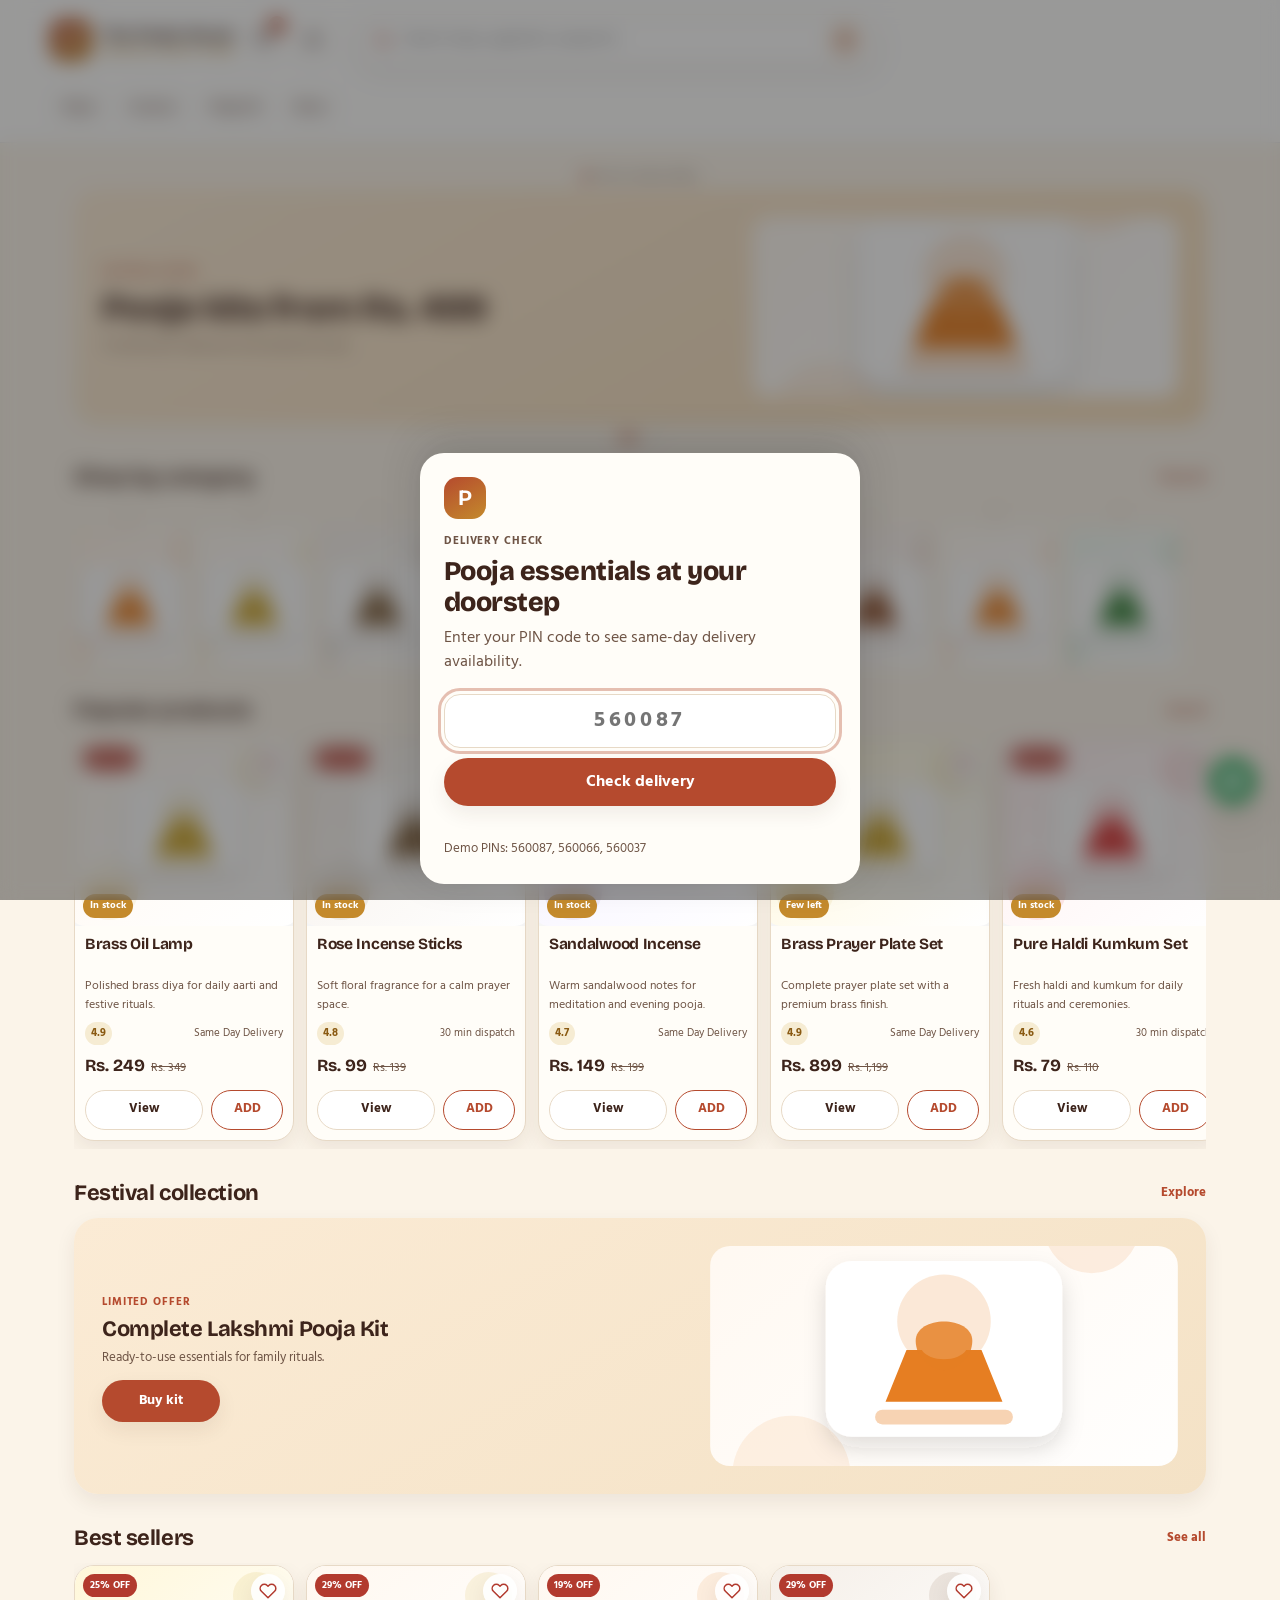
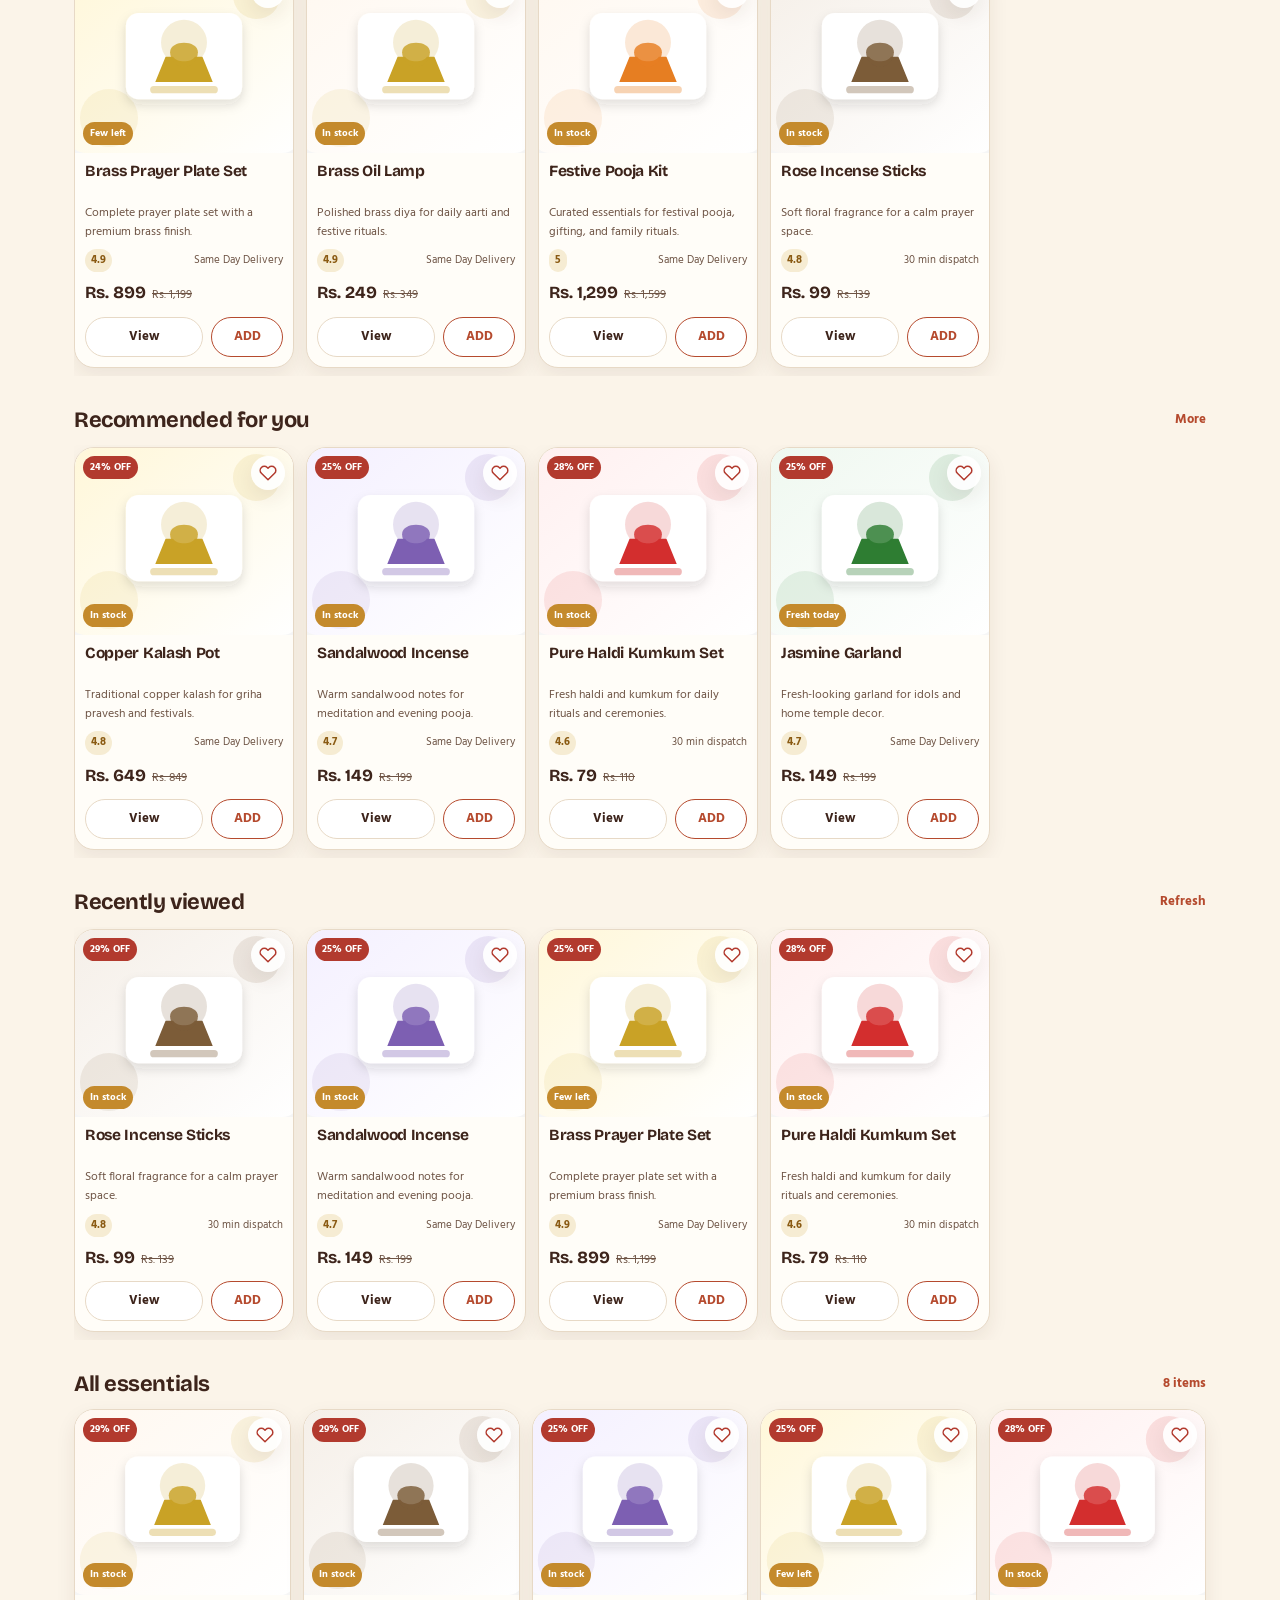
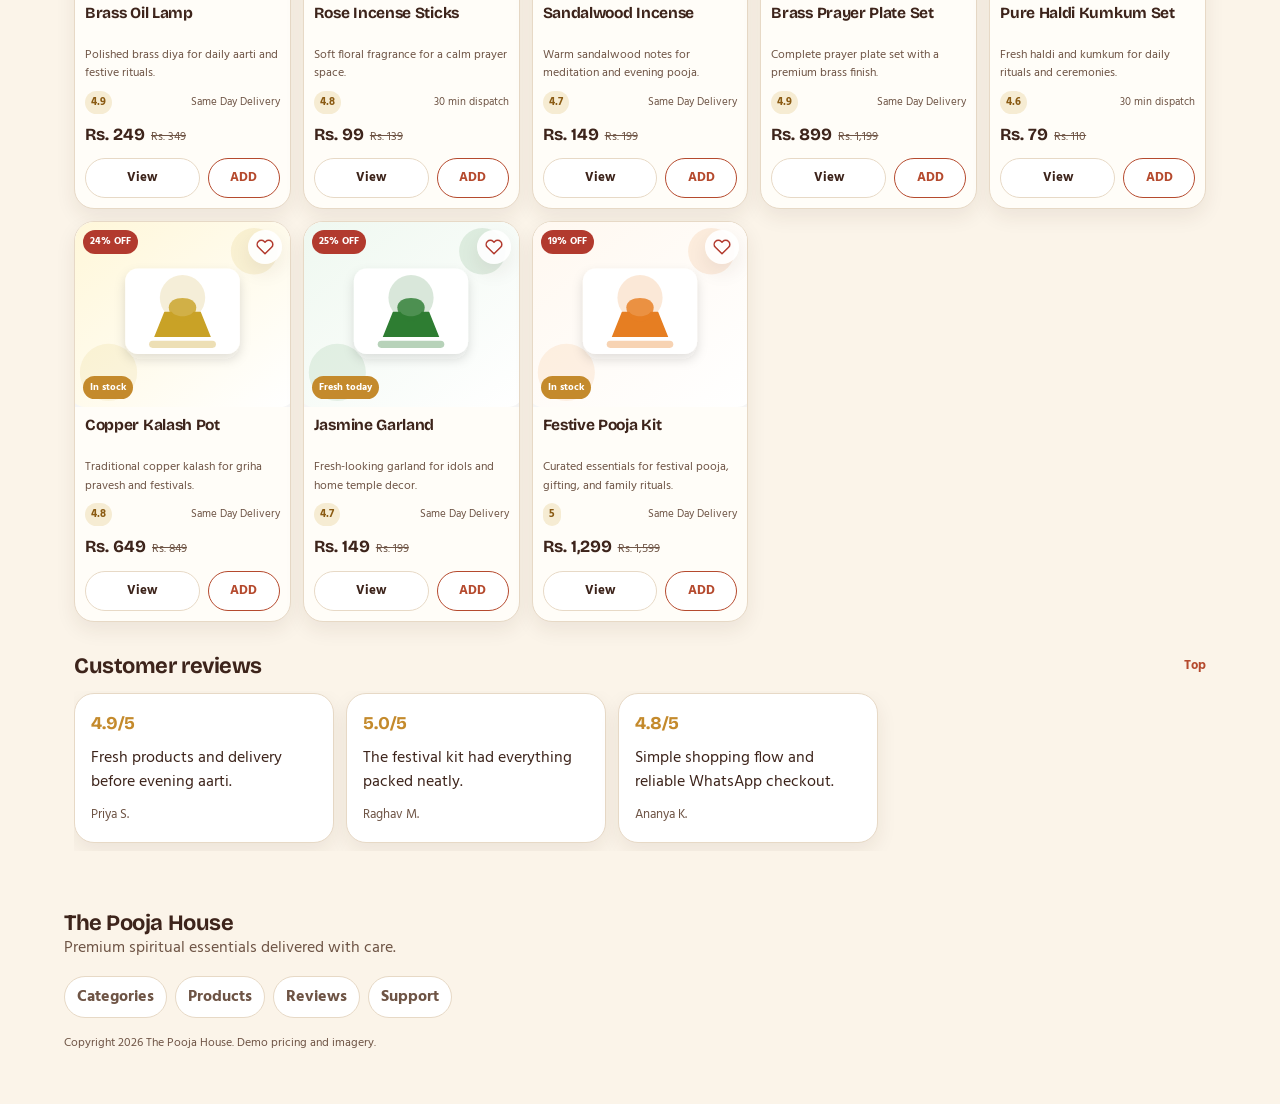
<file: design-1-traditional/index.html>
<!DOCTYPE html>
<html lang="en">
<head>
  <meta charset="UTF-8">
  <meta name="viewport" content="width=device-width, initial-scale=1.0">
  <meta name="description" content="The Pooja House is a mobile-first pooja quick-commerce store for idols, diyas, agarbatti, brass items, kumkum, rudraksha, pooja kits, and temple decor.">
  <title>The Pooja House | Pooja Essentials Delivered Fast</title>
  <link rel="preconnect" href="https://fonts.googleapis.com">
  <link rel="preconnect" href="https://fonts.gstatic.com" crossorigin>
  <link href="https://fonts.googleapis.com/css2?family=Bricolage+Grotesque:opsz,wght@12..96,400;12..96,600;12..96,700;12..96,800&family=Hind:wght@400;500;600;700&display=swap" rel="stylesheet">
  <link rel="stylesheet" href="style.css">
</head>
<body data-shop="The Pooja House">
  <div id="loader" class="app-loader" aria-label="Loading">
    <div class="loader-shell">
      <span></span><span></span><span></span>
    </div>
  </div>

  <div id="pinGate" class="pin-gate" role="dialog" aria-modal="true" aria-labelledby="pinTitle">
    <div class="pin-card">
      <span class="brand-mark">P</span>
      <p class="label">Delivery check</p>
      <h1 id="pinTitle">Pooja essentials at your doorstep</h1>
      <p>Enter your PIN code to see same-day delivery availability.</p>
      <form id="pinForm" class="pin-form" novalidate>
        <label class="sr-only" for="pinInput">6-digit PIN code</label>
        <input id="pinInput" type="text" inputmode="numeric" maxlength="6" placeholder="560087" autocomplete="postal-code">
        <button class="primary-btn" type="submit">Check delivery</button>
      </form>
      <p id="pinMsg" class="pin-msg" role="status" aria-live="polite"></p>
      <small>Demo PINs: 560087, 560066, 560037</small>
    </div>
  </div>

  <header id="siteHeader" class="site-header">
    <div class="top-row">
      <a class="brand" href="#" aria-label="The Pooja House home">
        <span class="brand-mark">P</span>
        <span>
          <strong>The Pooja House</strong>
          <small>Spiritual quick store</small>
        </span>
      </a>
      <button id="deliverBadge" class="location-pill" type="button" hidden aria-label="Change delivery PIN">
        <svg viewBox="0 0 24 24" aria-hidden="true"><path d="M12 21s7-5.1 7-11a7 7 0 1 0-14 0c0 5.9 7 11 7 11Z"/><path d="M12 10.5h.01"/></svg>
        <span id="deliverPin"></span>
      </button>
      <button id="headerCartBtn" class="icon-btn cart-icon" type="button" aria-label="Open cart">
        <svg viewBox="0 0 24 24" aria-hidden="true"><path d="M6 6h15l-1.5 8.5a2 2 0 0 1-2 1.6H8.2a2 2 0 0 1-2-1.7L5 3H2"/><path d="M9 21h.01M18 21h.01"/></svg>
        <span id="headerCartCount">0</span>
      </button>
      <button class="icon-btn profile-btn" type="button" aria-label="Profile">
        <svg viewBox="0 0 24 24" aria-hidden="true"><path d="M20 21a8 8 0 0 0-16 0"/><path d="M16 7a4 4 0 1 1-8 0 4 4 0 0 1 8 0Z"/></svg>
      </button>
    </div>
    <form class="search-box" role="search">
      <svg viewBox="0 0 24 24" aria-hidden="true"><path d="m21 21-4.2-4.2"/><path d="M11 18a7 7 0 1 1 0-14 7 7 0 0 1 0 14Z"/></svg>
      <label class="sr-only" for="searchInput">Search products</label>
      <input id="searchInput" type="search" placeholder="Search diyas, agarbatti, pooja kits">
      <button id="voiceBtn" type="button" aria-label="Voice search">
        <svg viewBox="0 0 24 24" aria-hidden="true"><path d="M12 14a3 3 0 0 0 3-3V6a3 3 0 0 0-6 0v5a3 3 0 0 0 3 3Z"/><path d="M19 11a7 7 0 0 1-14 0"/><path d="M12 18v3"/></svg>
      </button>
    </form>
    <div class="suggestions" aria-label="Search suggestions">
      <button type="button" data-suggest="diya">Diyas</button>
      <button type="button" data-suggest="incense">Incense</button>
      <button type="button" data-suggest="pooja kit">Pooja kit</button>
      <button type="button" data-suggest="brass">Brass</button>
    </div>
  </header>

  <main id="home" class="app-main">
    <section class="hero-strip">
      <div class="pull-refresh" aria-hidden="true"><span></span>Pull to refresh offers</div>
      <div id="promoSlider" class="promo-slider" aria-label="Promotional banners"></div>
      <div id="promoDots" class="promo-dots" aria-hidden="true"></div>
    </section>

    <section id="categories" class="app-section">
      <div class="section-title">
        <h2>Shop by category</h2>
        <a href="#allProducts">View all</a>
      </div>
      <div id="categoryGrid" class="category-rail"></div>
    </section>

    <section id="popular" class="app-section">
      <div class="section-title">
        <h2>Popular products</h2>
        <a href="#allProducts">See all</a>
      </div>
      <div id="popularGrid" class="product-rail"></div>
    </section>

    <section id="festival" class="app-section">
      <div class="section-title">
        <h2>Festival collection</h2>
        <a href="#allProducts">Explore</a>
      </div>
      <div class="festival-card">
        <div>
          <span class="label">Limited offer</span>
          <h2>Complete Lakshmi Pooja Kit</h2>
          <p>Ready-to-use essentials for family rituals.</p>
          <button class="primary-btn" type="button" data-buy="hamper">Buy kit</button>
        </div>
        <img src="https://images.unsplash.com/photo-1513475382585-d06e58bcb0e0?auto=format&fit=crop&w=720&q=72" alt="Festival pooja kit with spiritual essentials" loading="lazy" data-ph="kit">
      </div>
    </section>

    <section id="bestSellers" class="app-section">
      <div class="section-title">
        <h2>Best sellers</h2>
        <a href="#allProducts">See all</a>
      </div>
      <div id="bestSellerGrid" class="product-rail"></div>
    </section>

    <section id="recommended" class="app-section">
      <div class="section-title">
        <h2>Recommended for you</h2>
        <a href="#allProducts">More</a>
      </div>
      <div id="recommendedGrid" class="product-rail"></div>
    </section>

    <section id="recent" class="app-section">
      <div class="section-title">
        <h2>Recently viewed</h2>
        <a href="#popular">Refresh</a>
      </div>
      <div id="recentGrid" class="product-rail"></div>
    </section>

    <section id="allProducts" class="app-section">
      <div class="section-title">
        <h2>All essentials</h2>
        <span id="resultCount">0 items</span>
      </div>
      <div id="productGrid" class="product-grid"></div>
    </section>

    <section id="reviews" class="app-section">
      <div class="section-title">
        <h2>Customer reviews</h2>
        <a href="#home">Top</a>
      </div>
      <div class="review-rail">
        <article class="review-card">
          <strong>4.9/5</strong>
          <p>Fresh products and delivery before evening aarti.</p>
          <small>Priya S.</small>
        </article>
        <article class="review-card">
          <strong>5.0/5</strong>
          <p>The festival kit had everything packed neatly.</p>
          <small>Raghav M.</small>
        </article>
        <article class="review-card">
          <strong>4.8/5</strong>
          <p>Simple shopping flow and reliable WhatsApp checkout.</p>
          <small>Ananya K.</small>
        </article>
      </div>
    </section>
  </main>

  <footer id="contact" class="site-footer">
    <div>
      <h2>The Pooja House</h2>
      <p>Premium spiritual essentials delivered with care.</p>
    </div>
    <div class="footer-links">
      <a href="#categories">Categories</a>
      <a href="#allProducts">Products</a>
      <a href="#reviews">Reviews</a>
      <a href="#">Support</a>
    </div>
    <p class="fine">Copyright 2026 The Pooja House. Demo pricing and imagery.</p>
  </footer>

  <div id="cartOverlay" class="cart-overlay"></div>

  <button id="cartBar" class="cart-bar" type="button" aria-label="Open basket">
    <span><b id="cartQty">0 items</b><small id="cartTotal">Rs. 0</small></span>
    <strong>View cart</strong>
  </button>

  <aside id="cartDrawer" class="cart-drawer" aria-hidden="true" aria-label="Your cart">
    <header class="drawer-top">
      <div>
        <h2>Your cart</h2>
        <p>Review items before WhatsApp checkout.</p>
      </div>
      <button id="closeDrawer" class="round-btn" type="button" aria-label="Close cart">&times;</button>
    </header>
    <div id="drawerItems" class="drawer-items"></div>
    <div class="coupon-box">
      <label for="couponInput">Coupon</label>
      <div>
        <input id="couponInput" type="text" placeholder="POOJA10">
        <button type="button">Apply</button>
      </div>
    </div>
    <footer class="drawer-bottom">
      <div class="price-line"><span>Subtotal</span><strong id="drawerSubtotal">Rs. 0</strong></div>
      <div class="price-line"><span>Delivery</span><strong class="success">Free</strong></div>
      <div class="price-line total"><span>Total</span><strong id="drawerTotal">Rs. 0</strong></div>
      <button id="whatsappBtn" class="checkout-btn" type="button">Checkout on WhatsApp</button>
    </footer>
  </aside>

  <div id="quickView" class="quick-view" aria-hidden="true">
    <article class="quick-sheet" role="dialog" aria-modal="true" aria-labelledby="quickTitle">
      <button id="quickClose" class="round-btn" type="button" aria-label="Close product view">&times;</button>
      <div id="quickContent"></div>
    </article>
  </div>

  <nav class="bottom-nav" aria-label="Mobile navigation">
    <a href="#home" class="active">
      <svg viewBox="0 0 24 24" aria-hidden="true"><path d="M3 11 12 4l9 7v9a1 1 0 0 1-1 1h-5v-6H9v6H4a1 1 0 0 1-1-1Z"/></svg>
      <span>Home</span>
    </a>
    <a href="#categories">
      <svg viewBox="0 0 24 24" aria-hidden="true"><path d="M4 4h7v7H4ZM13 4h7v7h-7ZM4 13h7v7H4ZM13 13h7v7h-7Z"/></svg>
      <span>Categories</span>
    </a>
    <a href="#siteHeader">
      <svg viewBox="0 0 24 24" aria-hidden="true"><path d="m21 21-4.2-4.2"/><path d="M11 18a7 7 0 1 1 0-14 7 7 0 0 1 0 14Z"/></svg>
      <span>Search</span>
    </a>
    <button id="bottomCartBtn" type="button">
      <svg viewBox="0 0 24 24" aria-hidden="true"><path d="M6 6h15l-1.5 8.5a2 2 0 0 1-2 1.6H8.2a2 2 0 0 1-2-1.7L5 3H2"/><path d="M9 21h.01M18 21h.01"/></svg>
      <span>Cart</span>
      <b id="bottomCartCount">0</b>
    </button>
    <a href="#contact">
      <svg viewBox="0 0 24 24" aria-hidden="true"><path d="M20 21a8 8 0 0 0-16 0"/><path d="M16 7a4 4 0 1 1-8 0 4 4 0 0 1 8 0Z"/></svg>
      <span>Profile</span>
    </a>
  </nav>

  <a id="whatsappFloat" class="whatsapp-float" href="#" aria-label="Chat on WhatsApp">
    <svg viewBox="0 0 24 24" aria-hidden="true"><path d="M17.5 14.4c-.3-.1-1.7-.8-2-.9-.3-.1-.5-.1-.7.2-.2.3-.7.9-.9 1.1-.2.2-.3.2-.6.1a8 8 0 0 1-2.4-1.5 9 9 0 0 1-1.6-2c-.2-.3 0-.5.1-.6l.4-.5.3-.5c.1-.2 0-.4 0-.5l-.9-2.1c-.2-.6-.5-.5-.7-.5h-.6c-.2 0-.5.1-.8.4-.3.3-1 1-1 2.4s1 2.8 1.2 3c.1.2 2 3.1 4.9 4.3.7.3 1.2.5 1.6.6.7.2 1.3.2 1.8.1.6-.1 1.7-.7 1.9-1.4.2-.7.2-1.2.2-1.4-.1-.1-.3-.2-.5-.3ZM12 2a10 10 0 0 0-8.6 15.1L2 22l5.1-1.3A10 10 0 1 0 12 2Z"/></svg>
  </a>

  <button id="backTop" class="back-top" type="button" aria-label="Back to top">
    <svg viewBox="0 0 24 24" aria-hidden="true"><path d="m6 15 6-6 6 6"/></svg>
  </button>

  <script src="script.js"></script>
</body>
</html>
</file>
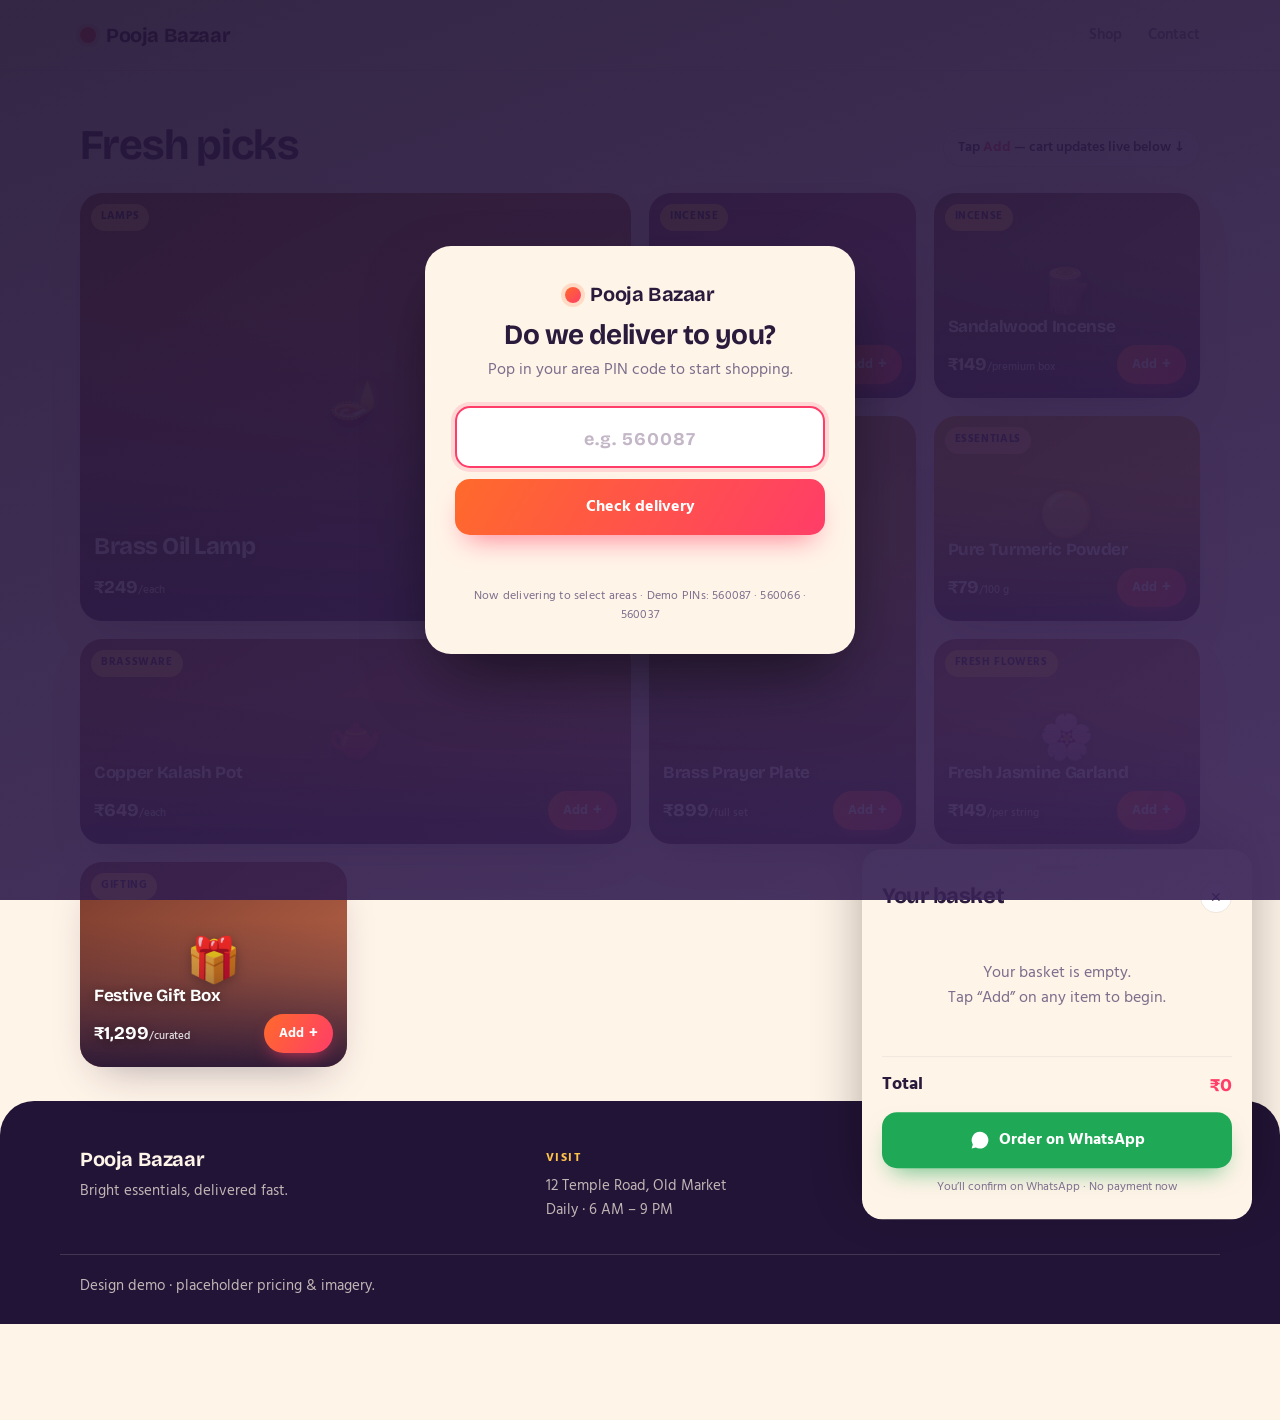
<file: design-3-bold/index.html>
<!DOCTYPE html>
<html lang="en">
<head>
<meta charset="UTF-8">
<meta name="viewport" content="width=device-width, initial-scale=1.0">
<title>Pooja Bazaar</title>
<link rel="preconnect" href="https://fonts.googleapis.com">
<link rel="preconnect" href="https://fonts.gstatic.com" crossorigin>
<link href="https://fonts.googleapis.com/css2?family=Bricolage+Grotesque:opsz,wght@12..96,400;12..96,600;12..96,700;12..96,800&family=Hind:wght@400;500;600;700&display=swap" rel="stylesheet">
<link rel="stylesheet" href="style.css">
</head>
<body data-shop="Pooja Bazaar" data-cardstyle="overlay">

<!-- PIN-code delivery gate -->
<div id="pinGate" class="pin-gate">
  <div class="pin-card">
    <span class="pin-brand"><span class="brand-dot"></span><span class="brand-name">Pooja Bazaar</span></span>
    <h2>Do we deliver to you?</h2>
    <p class="pin-lead">Pop in your area PIN code to start shopping.</p>
    <form id="pinForm" class="pin-form" novalidate>
      <input id="pinInput" class="pin-input" type="text" inputmode="numeric"
             maxlength="6" placeholder="e.g. 560087" aria-label="6-digit PIN code" autocomplete="postal-code">
      <button type="submit" class="pin-btn">Check delivery</button>
    </form>
    <p id="pinMsg" class="pin-msg" role="status" aria-live="polite"></p>
    <p class="pin-hint">Now delivering to select areas · Demo PINs: 560087 · 560066 · 560037</p>
  </div>
</div>

<header class="site-header">
  <div class="wrap header-inner">
    <a href="#" class="brand">
      <span class="brand-dot"></span>
      <span class="brand-name">Pooja Bazaar</span>
    </a>
    <nav class="site-nav">
      <a href="#shop">Shop</a>
      <a href="#contact">Contact</a>
    </nav>
    <button id="deliverBadge" class="deliver-badge" hidden aria-label="Change delivery PIN code">
      📍 <span id="deliverPin"></span> · Change
    </button>
  </div>
</header>

<main class="wrap">
  <section id="shop" class="shop">
    <div class="section-head">
      <h2>Fresh picks</h2>
      <span class="section-note">Tap <b>Add</b> — cart updates live below ↓</span>
    </div>
    <div id="productGrid" class="product-grid"></div>
  </section>
</main>

<footer id="contact" class="site-footer">
  <div class="wrap footer-grid">
    <div><span class="brand-name">Pooja Bazaar</span><p>Bright essentials, delivered fast.</p></div>
    <div><span class="foot-h">Visit</span><p>12 Temple Road, Old Market<br>Daily · 6 AM – 9 PM</p></div>
    <div><span class="foot-h">Contact</span><p>+91 XXXXX XXXXX<br>hello@poojabazaar.example</p></div>
  </div>
  <p class="wrap foot-fine">Design demo · placeholder pricing &amp; imagery.</p>
</footer>

<!-- Cart -->
<div id="cartOverlay" class="cart-overlay"></div>

<button id="cartBar" class="cart-bar" aria-label="Open your basket">
  <span class="cart-bar-left">
    <span class="cart-bar-count" id="cartCount">0</span>
    <span class="cart-bar-meta"><b id="cartQty">0 items</b><span>Tap to review</span></span>
  </span>
  <span class="cart-bar-right">
    <span id="cartTotal">₹0</span>
    <span class="cart-bar-cta">View basket ›</span>
  </span>
</button>

<aside id="cartDrawer" class="cart-drawer" aria-hidden="true" aria-label="Your basket">
  <header class="drawer-top">
    <h3>Your basket</h3>
    <button id="closeDrawer" class="drawer-x" aria-label="Close">✕</button>
  </header>
  <div id="drawerItems" class="drawer-items"></div>
  <footer class="drawer-bottom">
    <div class="drawer-total"><span>Total</span><span id="drawerTotal">₹0</span></div>
    <button id="whatsappBtn" class="wa-btn">
      <svg viewBox="0 0 24 24" width="20" height="20" fill="currentColor" aria-hidden="true"><path d="M17.5 14.4c-.3-.15-1.7-.85-2-.95-.26-.1-.45-.15-.65.15-.2.3-.75.95-.9 1.15-.17.2-.34.22-.63.07-.3-.15-1.24-.46-2.36-1.46-.87-.78-1.46-1.74-1.63-2.03-.17-.3-.02-.46.13-.6.13-.13.3-.34.44-.5.15-.18.2-.3.3-.5.1-.2.05-.37-.02-.52-.08-.15-.65-1.57-.9-2.15-.24-.57-.48-.49-.65-.5h-.56c-.2 0-.5.07-.77.37-.26.3-1 1-1 2.42s1.03 2.8 1.17 3c.14.2 2.02 3.08 4.9 4.32.68.3 1.22.47 1.63.6.69.22 1.31.19 1.8.11.55-.08 1.7-.7 1.94-1.36.24-.67.24-1.24.17-1.36-.07-.12-.26-.19-.55-.34zM12 2a10 10 0 0 0-8.6 15.06L2 22l5.06-1.33A10 10 0 1 0 12 2z"/></svg>
      Order on WhatsApp
    </button>
    <p class="drawer-note">You’ll confirm on WhatsApp · No payment now</p>
  </footer>
</aside>

<script src="script.js"></script>
</body>
</html>
</file>
<file: design-1-traditional/style.css>
/* Mobile-first quick-commerce redesign for The Pooja House */

:root {
  --primary: #B54A2E;        /* clay terracotta */
  --primary-soft: #F6E7D8;
  --secondary: #FBF4E9;      /* warm paper */
  --accent: #C48A2C;         /* brass gold */
  --success: #1FA855;        /* whatsapp green — checkout */
  --danger: #B23A2E;
  --text: #3D241B;           /* espresso ink */
  --muted: #6E5445;
  --card: #FFFDF8;
  --line: #E7D9C6;
  --page: #FBF4E9;
  --shadow: 0 16px 36px rgba(61, 36, 27, .13);
  --shadow-soft: 0 8px 20px rgba(61, 36, 27, .08);
  --radius: 20px;
  --tap: 48px;
  --ease: 220ms ease;
}

* { box-sizing: border-box; margin: 0; padding: 0; }
html { scroll-behavior: smooth; }
body {
  min-width: 320px;
  color: var(--text);
  background: var(--page);
  font-family: "Hind", system-ui, -apple-system, BlinkMacSystemFont, "Segoe UI", sans-serif;
  font-size: 15.5px;
  line-height: 1.55;
  -webkit-font-smoothing: antialiased;
  padding-bottom: 112px;
  overflow-x: hidden;
}
body.gated { overflow: hidden; }
img { display: block; max-width: 100%; }
a { color: inherit; text-decoration: none; }
button, input { font: inherit; }
button { cursor: pointer; -webkit-tap-highlight-color: transparent; }
h1, h2, h3 { font-family: 'Bricolage Grotesque', system-ui, sans-serif; font-weight: 700; line-height: 1.14; letter-spacing: -.02em; }
h1 { font-weight: 800; }
:focus-visible { outline: 3px solid rgba(230, 126, 34, .35); outline-offset: 3px; }
.sr-only {
  position: absolute;
  width: 1px;
  height: 1px;
  overflow: hidden;
  clip: rect(0, 0, 0, 0);
  white-space: nowrap;
}

svg {
  width: 20px;
  height: 20px;
  fill: none;
  stroke: currentColor;
  stroke-width: 2;
  stroke-linecap: round;
  stroke-linejoin: round;
}

.label {
  color: var(--primary);
  font-size: 11px;
  font-weight: 800;
  letter-spacing: .08em;
  text-transform: uppercase;
}
.primary-btn, .checkout-btn {
  min-height: var(--tap);
  border: 0;
  border-radius: 999px;
  color: #fff;
  background: var(--primary);
  font-size: 16px;
  font-weight: 800;
  box-shadow: 0 12px 24px rgba(230, 126, 34, .22);
  transition: transform var(--ease), box-shadow var(--ease), background var(--ease);
}
.primary-btn:active, .checkout-btn:active, .add-btn:active, .buy-btn:active { transform: scale(.96); }
.primary-btn:hover, .checkout-btn:hover { background: #D97016; box-shadow: 0 14px 28px rgba(230, 126, 34, .28); }

/* Loading and skeletons */
.app-loader {
  position: fixed;
  inset: 0;
  z-index: 220;
  display: grid;
  place-items: center;
  background: var(--page);
  transition: opacity var(--ease), visibility var(--ease);
}
.app-loader.hide { opacity: 0; visibility: hidden; }
.loader-shell {
  width: min(88vw, 380px);
  display: grid;
  gap: 14px;
  padding: 18px;
}
.loader-shell span {
  height: 86px;
  border-radius: var(--radius);
  background: linear-gradient(90deg, #eee 25%, #f8f8f8 38%, #eee 63%);
  background-size: 400% 100%;
  animation: shimmer 1.1s infinite;
}
.loader-shell span:first-child { height: 52px; }
.loader-shell span:last-child { height: 140px; }
@keyframes shimmer { to { background-position: -100% 0; } }

/* PIN gate */
.pin-gate {
  position: fixed;
  inset: 0;
  z-index: 180;
  display: none;
  align-items: end;
  padding: 16px;
  background: rgba(33, 33, 33, .46);
  backdrop-filter: blur(10px);
}
.pin-gate.show { display: flex; }
.pin-card {
  width: 100%;
  max-width: 440px;
  margin: 0 auto;
  padding: 24px;
  border-radius: 24px;
  background: var(--card);
  box-shadow: 0 -10px 40px rgba(33, 33, 33, .18);
  animation: sheetUp 260ms ease;
}
@keyframes sheetUp { from { transform: translateY(22px); opacity: 0; } to { transform: none; opacity: 1; } }
.brand-mark {
  width: 42px;
  height: 42px;
  display: grid;
  place-items: center;
  border-radius: 14px;
  color: #fff;
  background: var(--primary);
  font: 700 22px 'Bricolage Grotesque', sans-serif;
}
.pin-card .brand-mark { margin-bottom: 14px; }
.pin-card h1 { margin: 6px 0 8px; font-size: 24px; }
.pin-card p { color: var(--muted); }
.pin-form { display: grid; gap: 10px; margin: 20px 0 10px; }
.pin-form input {
  height: 54px;
  border: 1px solid var(--line);
  border-radius: 16px;
  text-align: center;
  font-size: 22px;
  font-weight: 800;
  letter-spacing: .16em;
  background: #fff;
}
.pin-msg { min-height: 20px; font-size: 13px; font-weight: 800; }
.pin-msg.ok { color: var(--success); }
.pin-msg.err { color: var(--danger); }
.pin-card small { color: var(--muted); }

/* Header */
.site-header {
  position: sticky;
  top: 0;
  z-index: 90;
  padding: 10px 14px 12px;
  background: rgba(255, 255, 255, .94);
  border-bottom: 1px solid rgba(229, 229, 229, .78);
  backdrop-filter: blur(16px);
  transition: box-shadow var(--ease);
}
.site-header.scrolled { box-shadow: 0 8px 26px rgba(33, 33, 33, .08); }
.top-row {
  display: grid;
  grid-template-columns: 1fr auto auto auto;
  align-items: center;
  gap: 8px;
  margin-bottom: 10px;
}
.brand {
  min-width: 0;
  display: flex;
  align-items: center;
  gap: 10px;
}
.brand strong {
  display: block;
  font: 700 16px 'Bricolage Grotesque', sans-serif;
  white-space: nowrap;
}
.brand small {
  display: block;
  color: var(--muted);
  font-size: 11px;
  line-height: 1.2;
}
.icon-btn, .round-btn {
  width: 42px;
  height: 42px;
  display: grid;
  place-items: center;
  border: 1px solid var(--line);
  border-radius: 999px;
  color: var(--text);
  background: #fff;
  transition: transform var(--ease), border-color var(--ease), background var(--ease);
}
.icon-btn:active, .round-btn:active { transform: scale(.94); }
.profile-btn { display: grid; }
.cart-icon { position: relative; }
.cart-icon span, .bottom-nav b {
  position: absolute;
  min-width: 18px;
  height: 18px;
  display: grid;
  place-items: center;
  border-radius: 999px;
  color: #fff;
  background: var(--primary);
  font-size: 10px;
  font-weight: 800;
}
.cart-icon span { top: -4px; right: -3px; }
.location-pill {
  max-width: 92px;
  min-height: 38px;
  display: inline-flex;
  align-items: center;
  gap: 5px;
  border: 0;
  border-radius: 999px;
  padding: 8px 10px;
  color: var(--success);
  background: #EAF5EA;
  font-size: 12px;
  font-weight: 800;
}
.location-pill[hidden] { display: none; }
.location-pill svg { width: 16px; height: 16px; }
.search-box {
  height: 52px;
  display: grid;
  grid-template-columns: auto 1fr auto;
  align-items: center;
  gap: 10px;
  padding: 0 14px;
  border: 1px solid var(--line);
  border-radius: 18px;
  background: #fff;
  box-shadow: var(--shadow-soft);
}
.search-box > svg { color: var(--primary); }
.search-box input {
  min-width: 0;
  border: 0;
  outline: 0;
  color: var(--text);
  font-size: 15px;
}
.search-box button {
  width: 36px;
  height: 36px;
  display: grid;
  place-items: center;
  border: 0;
  border-radius: 999px;
  color: var(--primary);
  background: var(--primary-soft);
}
.suggestions {
  display: flex;
  gap: 8px;
  overflow-x: auto;
  margin-top: 10px;
  padding-bottom: 2px;
  scrollbar-width: none;
}
.suggestions::-webkit-scrollbar { display: none; }
.suggestions button {
  flex: 0 0 auto;
  min-height: 34px;
  border: 1px solid var(--line);
  border-radius: 999px;
  padding: 7px 12px;
  color: var(--muted);
  background: #fff;
  font-size: 13px;
  font-weight: 700;
}

/* App layout */
.app-main {
  width: min(1180px, 100%);
  margin: 0 auto;
  padding: 0 0 24px;
}
.app-section { padding: 18px 14px 8px; }
.section-title {
  display: flex;
  align-items: center;
  justify-content: space-between;
  gap: 16px;
  margin-bottom: 12px;
}
.section-title h2 { font-size: 22px; }
.section-title a, .section-title span {
  color: var(--primary);
  font-size: 13px;
  font-weight: 800;
}
.pull-refresh {
  display: flex;
  justify-content: center;
  align-items: center;
  gap: 6px;
  height: 26px;
  color: var(--muted);
  font-size: 12px;
}
.pull-refresh span {
  width: 8px;
  height: 8px;
  border-radius: 50%;
  background: var(--primary);
  animation: pulse 1.1s infinite ease-in-out;
}
@keyframes pulse { 50% { transform: translateY(3px); opacity: .55; } }

/* Promo slider */
.hero-strip { padding: 8px 14px 0; }
.promo-slider {
  display: grid;
  grid-auto-flow: column;
  grid-auto-columns: 100%;
  gap: 12px;
  overflow: hidden;
  border-radius: 22px;
}
.promo-card {
  min-height: 150px;
  display: grid;
  grid-template-columns: 1.2fr .8fr;
  align-items: center;
  gap: 12px;
  padding: 18px;
  border-radius: 22px;
  color: var(--text);
  background: var(--secondary);
  box-shadow: var(--shadow-soft);
}
.promo-card h1 { margin: 5px 0 7px; font-size: 25px; }
.promo-card p { color: var(--muted); font-size: 13px; }
.promo-card img {
  width: 100%;
  height: 118px;
  object-fit: cover;
  border-radius: 18px;
}
.promo-dots {
  display: flex;
  justify-content: center;
  gap: 6px;
  margin-top: 10px;
}
.promo-dots span {
  width: 6px;
  height: 6px;
  border-radius: 999px;
  background: #D8D8D8;
}
.promo-dots span.active { width: 18px; background: var(--primary); }

/* Category rail */
.category-rail, .product-rail, .review-rail {
  display: grid;
  grid-auto-flow: column;
  overflow-x: auto;
  gap: 12px;
  padding: 2px 14px 8px 0;
  scroll-snap-type: x proximity;
  scrollbar-width: none;
}
.category-rail::-webkit-scrollbar, .product-rail::-webkit-scrollbar, .review-rail::-webkit-scrollbar { display: none; }
.category-card {
  width: 88px;
  border: 0;
  background: transparent;
  color: inherit;
  font: inherit;
  scroll-snap-align: start;
  text-align: center;
}
.category-img {
  width: 78px;
  height: 78px;
  margin: 0 auto 8px;
  overflow: hidden;
  border-radius: 20px;
  background: var(--secondary);
  box-shadow: var(--shadow-soft);
}
.category-img img {
  width: 100%;
  height: 100%;
  object-fit: cover;
  transition: transform var(--ease);
}
.category-card:active .category-img img, .category-card:hover .category-img img { transform: scale(1.07); }
.category-card h3 { font-size: 13px; }
.category-card p { display: none; }

/* Products */
.product-grid {
  display: grid;
  grid-template-columns: repeat(2, minmax(0, 1fr));
  gap: 12px;
}
.product-rail { grid-auto-columns: 168px; }
.product-card {
  position: relative;
  min-width: 0;
  overflow: hidden;
  border: 1px solid var(--line);
  border-radius: var(--radius);
  background: var(--card);
  box-shadow: var(--shadow-soft);
  transition: transform var(--ease), box-shadow var(--ease), border-color var(--ease);
  scroll-snap-align: start;
}
.product-card:hover {
  transform: translateY(-4px);
  border-color: rgba(230, 126, 34, .34);
  box-shadow: var(--shadow);
}
.product-card:active { transform: scale(.98); }
.product-media {
  position: relative;
  aspect-ratio: 1 / .86;
  background: #F6F6F6;
}
.product-media img {
  width: 100%;
  height: 100%;
  object-fit: cover;
}
.discount-badge, .stock-badge {
  position: absolute;
  left: 8px;
  z-index: 1;
  padding: 4px 7px;
  border-radius: 999px;
  color: #fff;
  font-size: 10px;
  font-weight: 900;
}
.discount-badge { top: 8px; background: var(--danger); }
.stock-badge { bottom: 8px; background: var(--success); }
.wish-btn {
  position: absolute;
  top: 8px;
  right: 8px;
  width: 34px;
  height: 34px;
  display: grid;
  place-items: center;
  border: 0;
  border-radius: 999px;
  color: var(--danger);
  background: rgba(255, 255, 255, .92);
  box-shadow: var(--shadow-soft);
  transition: transform var(--ease), background var(--ease), color var(--ease);
}
.wish-btn svg { width: 18px; height: 18px; }
.wish-btn.active {
  color: #fff;
  background: var(--danger);
  animation: pop 260ms ease;
}
@keyframes pop { 50% { transform: scale(1.22); } }
.product-body { padding: 10px; }
.product-name {
  min-height: 38px;
  font-size: 15.5px;
  display: -webkit-box;
  -webkit-line-clamp: 2;
  -webkit-box-orient: vertical;
  overflow: hidden;
}
.product-desc {
  margin-top: 3px;
  min-height: 34px;
  color: var(--muted);
  font-size: 12px;
  display: -webkit-box;
  -webkit-line-clamp: 2;
  -webkit-box-orient: vertical;
  overflow: hidden;
}
.rating-row {
  display: flex;
  align-items: center;
  justify-content: space-between;
  margin-top: 8px;
  color: var(--muted);
  font-size: 11px;
}
.rating-pill {
  display: inline-flex;
  align-items: center;
  gap: 3px;
  padding: 3px 6px;
  border-radius: 999px;
  color: var(--success);
  background: #EAF5EA;
  font-weight: 900;
}
.price-row {
  display: flex;
  align-items: baseline;
  gap: 6px;
  margin-top: 8px;
}
.price-row strong { font-size: 17px; }
.price-row small {
  color: var(--muted);
  font-size: 12px;
  text-decoration: line-through;
}
.product-actions {
  display: grid;
  grid-template-columns: 1fr auto;
  gap: 8px;
  margin-top: 10px;
}
.quick-btn {
  min-height: 40px;
  border: 1px solid var(--line);
  border-radius: 999px;
  color: var(--text);
  background: #fff;
  font-size: 13px;
  font-weight: 800;
}
.add-btn {
  min-width: 72px;
  min-height: 40px;
  border: 1px solid var(--primary);
  border-radius: 999px;
  color: var(--primary);
  background: #fff;
  font-size: 13px;
  font-weight: 900;
}
.buy-btn { display: none; }
.stepper {
  min-width: 82px;
  min-height: 40px;
  display: grid;
  grid-template-columns: 28px 1fr 28px;
  align-items: center;
  border-radius: 999px;
  color: #fff;
  background: var(--primary);
  overflow: hidden;
}
.stepper button {
  height: 40px;
  border: 0;
  color: #fff;
  background: transparent;
  font-size: 18px;
}
.stepper .qty {
  text-align: center;
  font-weight: 900;
}
.stepper--sm {
  min-width: 92px;
  color: var(--primary);
  background: var(--primary-soft);
}
.stepper--sm button { color: var(--primary); }
.product-card.added { animation: addPulse 360ms ease; }
@keyframes addPulse { 50% { transform: scale(1.025); box-shadow: 0 12px 32px rgba(230, 126, 34, .2); } }

/* Festival, reviews, footer */
.festival-card {
  display: grid;
  grid-template-columns: 1.12fr .88fr;
  gap: 12px;
  align-items: center;
  overflow: hidden;
  border-radius: 24px;
  padding: 16px;
  background: var(--secondary);
  box-shadow: var(--shadow-soft);
}
.festival-card h2 { margin: 4px 0 6px; font-size: 22px; }
.festival-card p { color: var(--muted); font-size: 13px; }
.festival-card .primary-btn {
  width: 118px;
  min-height: 42px;
  margin-top: 12px;
  font-size: 14px;
}
.festival-card img {
  width: 100%;
  height: 150px;
  object-fit: cover;
  border-radius: 20px;
}
.review-rail { grid-auto-columns: 260px; }
.review-card {
  padding: 16px;
  border: 1px solid var(--line);
  border-radius: var(--radius);
  background: #fff;
  box-shadow: var(--shadow-soft);
}
.review-card strong { color: var(--success); font-size: 18px; }
.review-card p { margin: 8px 0; color: var(--text); }
.review-card small { color: var(--muted); }
.site-footer {
  width: min(1180px, 100%);
  margin: 0 auto;
  padding: 28px 14px 24px;
  color: var(--muted);
}
.site-footer h2 { color: var(--text); font-size: 22px; }
.footer-links {
  display: flex;
  flex-wrap: wrap;
  gap: 8px;
  margin: 16px 0;
}
.footer-links a {
  padding: 8px 12px;
  border: 1px solid var(--line);
  border-radius: 999px;
  background: #fff;
  font-weight: 700;
}
.fine { font-size: 12px; }

/* Cart */
.cart-bar {
  position: fixed;
  left: 14px;
  right: 14px;
  bottom: 78px;
  z-index: 86;
  min-height: 56px;
  display: flex;
  align-items: center;
  justify-content: space-between;
  border: 0;
  border-radius: 18px;
  padding: 10px 14px;
  color: #fff;
  background: var(--success);
  box-shadow: 0 14px 30px rgba(46, 125, 50, .26);
  transform: translateY(120%);
  opacity: 0;
  transition: transform 300ms ease, opacity var(--ease);
}
.cart-bar.show { transform: translateY(0); opacity: 1; }
.cart-bar span { display: grid; text-align: left; }
.cart-bar small { color: rgba(255, 255, 255, .8); }
.cart-bar.pulse { animation: cartPulse 300ms ease; }
@keyframes cartPulse { 50% { transform: translateY(0) scale(1.02); } }
.cart-overlay {
  position: fixed;
  inset: 0;
  z-index: 120;
  pointer-events: none;
  opacity: 0;
  background: rgba(33, 33, 33, .46);
  transition: opacity var(--ease);
}
.cart-overlay.show { pointer-events: auto; opacity: 1; }
.cart-drawer {
  position: fixed;
  left: 0;
  right: 0;
  bottom: 0;
  z-index: 130;
  max-height: 88vh;
  display: flex;
  flex-direction: column;
  padding: 18px 14px max(18px, env(safe-area-inset-bottom));
  border-radius: 26px 26px 0 0;
  background: var(--page);
  box-shadow: 0 -18px 50px rgba(33, 33, 33, .22);
  transform: translateY(110%);
  transition: transform 300ms ease;
}
.cart-drawer.open { transform: translateY(0); }
.drawer-top {
  display: flex;
  align-items: center;
  justify-content: space-between;
  gap: 12px;
  padding-bottom: 12px;
}
.drawer-top h2 { font-size: 24px; }
.drawer-top p { color: var(--muted); font-size: 13px; }
.drawer-items {
  display: grid;
  gap: 10px;
  overflow-y: auto;
  padding: 4px 0 12px;
}
.drawer-empty {
  padding: 28px;
  text-align: center;
  color: var(--muted);
  background: #fff;
  border-radius: var(--radius);
}
.drawer-item {
  display: grid;
  grid-template-columns: 64px 1fr auto;
  gap: 10px;
  align-items: center;
  padding: 10px;
  border: 1px solid var(--line);
  border-radius: var(--radius);
  background: #fff;
}
.di-img {
  width: 64px;
  height: 64px;
  border-radius: 14px;
  object-fit: cover;
}
.di-name {
  display: block;
  font-weight: 800;
}
.di-price {
  display: block;
  color: var(--muted);
  font-size: 12px;
}
.remove-btn {
  margin-top: 4px;
  border: 0;
  color: var(--danger);
  background: transparent;
  font-size: 12px;
  font-weight: 800;
}
.coupon-box {
  padding: 12px;
  border: 1px solid var(--line);
  border-radius: var(--radius);
  background: #fff;
}
.coupon-box label {
  display: block;
  margin-bottom: 8px;
  font-weight: 800;
}
.coupon-box div {
  display: grid;
  grid-template-columns: 1fr auto;
  gap: 8px;
}
.coupon-box input {
  min-width: 0;
  height: 42px;
  border: 1px solid var(--line);
  border-radius: 12px;
  padding: 0 12px;
}
.coupon-box button {
  border: 0;
  border-radius: 12px;
  padding: 0 14px;
  color: var(--primary);
  background: var(--primary-soft);
  font-weight: 900;
}
.drawer-bottom {
  display: grid;
  gap: 8px;
  margin-top: 12px;
}
.price-line {
  display: flex;
  justify-content: space-between;
  color: var(--muted);
}
.price-line strong { color: var(--text); }
.price-line .success { color: var(--success); }
.price-line.total {
  padding-top: 8px;
  border-top: 1px solid var(--line);
  color: var(--text);
  font-size: 18px;
  font-weight: 900;
}
.checkout-btn { width: 100%; margin-top: 6px; background: var(--success); box-shadow: 0 12px 24px rgba(46, 125, 50, .22); }

/* Product quick view */
.quick-view {
  position: fixed;
  inset: 0;
  z-index: 150;
  display: none;
  align-items: end;
  background: rgba(33, 33, 33, .46);
}
.quick-view.open { display: flex; }
.quick-sheet {
  position: relative;
  width: 100%;
  max-height: 94vh;
  overflow-y: auto;
  border-radius: 26px 26px 0 0;
  background: #fff;
  animation: sheetUp 260ms ease;
}
.quick-sheet > .round-btn {
  position: absolute;
  top: 12px;
  right: 12px;
  z-index: 2;
  background: rgba(255, 255, 255, .92);
}
.quick-gallery {
  display: grid;
  grid-auto-flow: column;
  grid-auto-columns: 100%;
  overflow-x: auto;
  scroll-snap-type: x mandatory;
  scrollbar-width: none;
}
.quick-gallery::-webkit-scrollbar { display: none; }
.quick-gallery img {
  width: 100%;
  height: 310px;
  object-fit: cover;
  scroll-snap-align: start;
}
.quick-info { padding: 16px 14px 120px; }
.quick-info h2 { margin: 6px 0; font-size: 25px; }
.quick-info p { color: var(--muted); }
.detail-grid {
  display: grid;
  gap: 8px;
  margin: 14px 0;
}
.detail-grid span, .bundle-box, .similar-box {
  padding: 12px;
  border: 1px solid var(--line);
  border-radius: 16px;
  background: var(--page);
}
.bundle-box h3, .similar-box h3 { margin-bottom: 6px; font-size: 17px; }
.product-purchase-bar {
  position: sticky;
  left: 0;
  right: 0;
  bottom: 0;
  display: grid;
  grid-template-columns: auto 1fr 1fr;
  gap: 8px;
  padding: 12px 14px max(12px, env(safe-area-inset-bottom));
  border-top: 1px solid var(--line);
  background: rgba(255, 255, 255, .96);
  backdrop-filter: blur(12px);
}
.product-purchase-bar .add-btn, .product-purchase-bar .buy-btn {
  display: block;
  min-height: var(--tap);
  border-radius: 999px;
  font-size: 15px;
  font-weight: 900;
}
.product-purchase-bar .buy-btn {
  border: 0;
  color: #fff;
  background: var(--primary);
}

/* Floating actions and bottom nav */
.bottom-nav {
  position: fixed;
  left: 0;
  right: 0;
  bottom: 0;
  z-index: 88;
  display: grid;
  grid-template-columns: repeat(5, 1fr);
  padding: 8px 8px max(8px, env(safe-area-inset-bottom));
  border-top: 1px solid var(--line);
  background: rgba(255, 255, 255, .96);
  backdrop-filter: blur(16px);
  box-shadow: 0 -8px 24px rgba(33, 33, 33, .06);
}
.bottom-nav a, .bottom-nav button {
  position: relative;
  min-height: 52px;
  display: grid;
  place-items: center;
  gap: 2px;
  border: 0;
  border-radius: 16px;
  color: var(--muted);
  background: transparent;
  font-size: 11px;
  font-weight: 800;
}
.bottom-nav svg { width: 21px; height: 21px; }
.bottom-nav .active, .bottom-nav a:hover, .bottom-nav button:hover {
  color: var(--primary);
  background: var(--primary-soft);
}
.bottom-nav b { top: 3px; right: 12px; }
.whatsapp-float, .back-top {
  position: fixed;
  right: 14px;
  z-index: 84;
  width: 46px;
  height: 46px;
  display: grid;
  place-items: center;
  border: 0;
  border-radius: 999px;
  box-shadow: var(--shadow);
  transition: transform var(--ease), opacity var(--ease);
}
.whatsapp-float {
  bottom: 142px;
  color: #fff;
  background: #1FA855;
}
.whatsapp-float svg { fill: currentColor; stroke: none; width: 24px; height: 24px; }
.back-top {
  bottom: 196px;
  color: var(--text);
  background: #fff;
  opacity: 0;
  pointer-events: none;
}
.back-top.show { opacity: 1; pointer-events: auto; }

/* Desktop/tablet refinement */
@media (min-width: 700px) {
  body { padding-bottom: 28px; }
  .site-header {
    display: grid;
    grid-template-columns: minmax(220px, auto) minmax(340px, 1fr) auto;
    align-items: center;
    gap: 16px;
    padding: 14px max(24px, calc((100vw - 1180px) / 2));
  }
  .top-row { grid-template-columns: 1fr auto auto auto; margin: 0; }
  .search-box { max-width: 520px; }
  .suggestions { grid-column: 1 / -1; margin-top: 0; padding-top: 8px; }
  .app-main { padding-top: 12px; }
  .hero-strip, .app-section { padding-left: 24px; padding-right: 24px; }
  .promo-card { min-height: 220px; padding: 28px; }
  .promo-card h1 { font-size: 36px; }
  .promo-card img { height: 180px; }
  .category-rail { grid-auto-columns: 112px; }
  .category-card { width: 112px; }
  .category-img { width: 96px; height: 96px; }
  .product-rail { grid-auto-columns: 220px; }
  .product-grid { grid-template-columns: repeat(4, 1fr); }
  .festival-card { min-height: 260px; padding: 28px; }
  .festival-card img { height: 220px; }
  .bottom-nav { display: none; }
  .cart-bar {
    left: auto;
    right: 24px;
    bottom: 24px;
    width: 380px;
  }
  .cart-drawer {
    top: 0;
    left: auto;
    right: 0;
    bottom: 0;
    width: 430px;
    max-height: none;
    height: 100vh;
    border-radius: 24px 0 0 24px;
    transform: translateX(110%);
  }
  .cart-drawer.open { transform: translateX(0); }
  .quick-view { align-items: center; justify-content: center; padding: 24px; }
  .quick-sheet {
    width: min(940px, 100%);
    max-height: 90vh;
    border-radius: 26px;
  }
  .quick-layout {
    display: grid;
    grid-template-columns: 1fr 1fr;
  }
  .quick-gallery img { height: 560px; }
  .quick-info { padding: 34px 28px 120px; }
  .product-purchase-bar { position: sticky; border-radius: 0 0 26px 26px; }
  .whatsapp-float { bottom: 96px; right: 24px; }
  .back-top { bottom: 154px; right: 24px; }
}

@media (min-width: 1024px) {
  .product-grid { grid-template-columns: repeat(5, 1fr); }
  .app-section { padding-top: 24px; }
}

/* ===== Traditional / Warm — signature touches ===== */
.brand-mark { font-family: 'Bricolage Grotesque', sans-serif; font-weight: 700; background: linear-gradient(150deg, var(--primary), var(--accent)); }
.brand strong { font-family: 'Bricolage Grotesque', system-ui, sans-serif; font-weight: 700; font-size: 17px; letter-spacing: -.02em; }
.brand small { letter-spacing: .1em; text-transform: uppercase; font-size: 10px; color: var(--accent); font-weight: 700; }
.pin-card h1 { font-size: 27px; }
.section-title h2 { font-weight: 700; }
.price-row strong { font-family: 'Bricolage Grotesque', system-ui, sans-serif; font-weight: 700; }
.rating-pill { color: #8a5a12; background: #F6ECD3; }
.stock-badge { background: var(--accent); }
.location-pill { color: #8a5a12; background: #F6ECD3; }
.category-img { border-radius: 22px; border: 1px solid var(--line); }
.promo-card { background: linear-gradient(150deg, #FBEBD5, #F5DCB8); }
.festival-card { background: linear-gradient(150deg, #FBEBD5, #F4E2C6); }
.review-card strong { color: var(--accent); font-family: 'Bricolage Grotesque', system-ui, sans-serif; }
/* warm cart-bar identity — checkout button stays WhatsApp green */
.cart-bar { background: linear-gradient(120deg, var(--primary), #93381F); box-shadow: 0 16px 34px rgba(61, 36, 27, .32); }
.cart-bar small { color: rgba(255, 255, 255, .82); }
.cart-icon span, .bottom-nav b { background: var(--primary); }
.primary-btn, .checkout-btn { box-shadow: var(--shadow-soft); }
.primary-btn:hover { background: #93381F; box-shadow: var(--shadow); }
.checkout-btn { background: var(--success); }
.checkout-btn:hover { background: #178A45; }
:focus-visible { outline: 3px solid rgba(181, 74, 46, .35); }
</file>
<file: design-3-bold/style.css>
/* ============================================================
   POOJA BAZAAR — Direction 3 · Bold / Modern (energetic, tasteful)
   Palette
     Deep Plum   #221436  (base ink)
     Grape       #3A2358
     Sunset      #FF6A2B
     Coral       #FF3D68
     Amber       #FFC24B
     Cream       #FFF4E8
   Type: Bricolage Grotesque (display) + Hind (body)
   Signature: color-blocked bento, gradient headline,
              soft blob shapes, high-energy but disciplined
   ============================================================ */

:root{
  --plum:#221436;
  --plum-2:#2E1B49;
  --grape:#3A2358;
  --sunset:#FF6A2B;
  --coral:#FF3D68;
  --amber:#FFC24B;
  --cream:#FFF4E8;
  --ink:#2A1B3D;
  --muted:#7C6E8C;
  --line:#EFE6DC;
  --radius:22px;
  --shadow:0 18px 44px -20px rgba(34,20,54,.4);
}
*{box-sizing:border-box;margin:0;padding:0}
html{scroll-behavior:smooth}
body{
  font-family:'Hind',system-ui,sans-serif;color:var(--ink);background:var(--cream);
  font-size:16.5px;line-height:1.6;-webkit-font-smoothing:antialiased;
  padding-bottom:96px;overflow-x:hidden;
}
h1,h2,h3,.brand-name{font-family:'Bricolage Grotesque',system-ui,sans-serif;font-weight:700;letter-spacing:-.02em;line-height:1.05;color:var(--ink)}
a{text-decoration:none;color:inherit}
.wrap{max-width:1160px;margin:0 auto;padding:0 20px}

/* ---------- PIN gate ---------- */
body.gated{overflow:hidden}
.pin-gate{position:fixed;inset:0;z-index:100;display:none;place-items:center;padding:22px;background:linear-gradient(160deg,rgba(34,20,54,.92),rgba(58,35,88,.92))}
.pin-gate.show{display:grid;animation:gateIn .35s ease}
@keyframes gateIn{from{opacity:0}to{opacity:1}}
.pin-card{
  width:100%;max-width:430px;background:var(--cream);border-radius:26px;
  padding:38px 30px 28px;text-align:center;box-shadow:0 30px 70px -18px rgba(0,0,0,.6);
  animation:cardIn .4s cubic-bezier(.2,.9,.3,1.25);
}
@keyframes cardIn{from{transform:translateY(18px) scale(.96);opacity:0}to{transform:none;opacity:1}}
.pin-brand{display:inline-flex;align-items:center;gap:9px;margin-bottom:16px}
.pin-brand .brand-name{font-size:20px}
.pin-card h2{font-size:28px;font-weight:700;margin-bottom:8px}
.pin-lead{color:var(--muted);font-size:15.5px;margin-bottom:24px;line-height:1.5}
.pin-form{display:flex;flex-direction:column;gap:11px}
.pin-input{
  width:100%;text-align:center;font-family:'Bricolage Grotesque',sans-serif;font-weight:700;font-size:24px;letter-spacing:.18em;
  padding:15px;border:2px solid var(--line);border-radius:15px;background:#fff;color:var(--ink);transition:border-color .2s,box-shadow .2s;
}
.pin-input::placeholder{letter-spacing:.06em;font-size:18px;color:#c3b7c7}
.pin-input:focus{outline:none;border-color:var(--coral);box-shadow:0 0 0 4px rgba(255,61,104,.16)}
.pin-btn{background:linear-gradient(120deg,var(--sunset),var(--coral));color:#fff;border:none;padding:15px;border-radius:15px;font-family:'Hind',sans-serif;font-weight:800;font-size:16px;cursor:pointer;box-shadow:0 14px 28px -12px rgba(255,61,104,.7);transition:transform .15s}
.pin-btn:hover{transform:translateY(-1px)}
.pin-btn:active{transform:scale(.98)}
.pin-msg{min-height:20px;margin-top:16px;font-size:14px;font-weight:600;line-height:1.45}
.pin-msg.ok{color:#12934a}
.pin-msg.err{color:var(--coral)}
.pin-hint{margin-top:16px;font-size:12px;color:var(--muted);letter-spacing:.02em}
.deliver-badge{background:#fff;color:var(--ink);border:1px solid var(--line);font-family:'Hind',sans-serif;font-size:12.5px;font-weight:700;padding:7px 12px;border-radius:999px;cursor:pointer;white-space:nowrap;transition:border-color .2s,color .2s}
.deliver-badge:hover{border-color:var(--coral);color:var(--coral)}
.deliver-badge[hidden]{display:none}

/* ---------- Header ---------- */
.site-header{position:sticky;top:0;z-index:40;background:rgba(255,244,232,.85);backdrop-filter:blur(12px);border-bottom:1px solid var(--line)}
.header-inner{display:flex;align-items:center;gap:16px;height:70px}
.brand{display:flex;align-items:center;gap:10px;margin-right:auto}
.brand-dot{width:16px;height:16px;border-radius:50%;background:linear-gradient(135deg,var(--sunset),var(--coral));box-shadow:0 0 0 4px rgba(255,106,43,.18)}
.brand-name{font-size:20px;font-weight:700}
.site-nav{display:flex;gap:26px}
.site-nav a{font-size:15px;font-weight:600;color:var(--muted);transition:color .2s}
.site-nav a:hover{color:var(--coral)}
.nav-cta{background:var(--ink);color:var(--cream);font-weight:700;font-size:14px;padding:10px 18px;border-radius:999px;transition:transform .18s,background .2s}
.nav-cta:hover{transform:translateY(-2px);background:var(--coral)}
@media(max-width:660px){.site-nav,.nav-cta{display:none}}

/* ---------- Hero ---------- */
.hero{position:relative;overflow:hidden;background:linear-gradient(160deg,var(--plum),var(--grape));color:var(--cream);padding:64px 0 70px;border-radius:0 0 34px 34px}
.hero-inner{position:relative;z-index:2;max-width:720px}
.hero-pill{display:inline-flex;align-items:center;gap:6px;font-size:13px;font-weight:700;letter-spacing:.02em;background:rgba(255,255,255,.12);border:1px solid rgba(255,255,255,.18);color:var(--amber);padding:8px 15px;border-radius:999px;margin-bottom:22px}
.hero h1{color:var(--cream);font-size:clamp(38px,7.5vw,66px);font-weight:800;margin-bottom:20px}
.hero h1 .grad{background:linear-gradient(100deg,var(--amber),var(--sunset) 45%,var(--coral));-webkit-background-clip:text;background-clip:text;color:transparent}
.hero-sub{font-size:18.5px;color:rgba(255,244,232,.82);max-width:520px;margin-bottom:30px}
.hero-actions{display:flex;flex-wrap:wrap;gap:12px;margin-bottom:34px}
.btn{display:inline-flex;align-items:center;gap:8px;font-family:'Hind',sans-serif;font-weight:700;font-size:15.5px;padding:14px 28px;border-radius:999px;cursor:pointer;border:none;transition:transform .18s,background .2s,box-shadow .2s}
.btn-primary{background:linear-gradient(120deg,var(--sunset),var(--coral));color:#fff;box-shadow:0 14px 30px -12px rgba(255,61,104,.7)}
.btn-primary:hover{transform:translateY(-2px)}
.btn-outline{background:rgba(255,255,255,.06);color:var(--cream);border:1.5px solid rgba(255,255,255,.28)}
.btn-outline:hover{border-color:var(--amber);color:var(--amber)}
.hero-chips{display:flex;flex-wrap:wrap;gap:9px}
.hero-chips span{font-size:13.5px;font-weight:600;background:rgba(255,255,255,.1);border:1px solid rgba(255,255,255,.14);padding:7px 13px;border-radius:999px}
.hero-blob{position:absolute;border-radius:50%;filter:blur(8px);opacity:.6;z-index:1}
.hero-blob-a{width:340px;height:340px;background:radial-gradient(circle,rgba(255,106,43,.55),transparent 68%);top:-90px;right:-70px}
.hero-blob-b{width:300px;height:300px;background:radial-gradient(circle,rgba(255,61,104,.45),transparent 68%);bottom:-120px;left:-80px}

/* ---------- Section head ---------- */
.shop{padding:52px 0 24px}
.section-head{display:flex;align-items:flex-end;justify-content:space-between;gap:14px;margin-bottom:26px;flex-wrap:wrap}
.section-head h2{font-size:clamp(28px,5vw,42px)}
.section-note{font-size:13.5px;font-weight:600;color:var(--ink);background:#fff;border:1px solid var(--line);padding:8px 14px;border-radius:999px}
.section-note b{color:var(--coral)}

/* ---------- Bento product grid ---------- */
.product-grid{display:grid;grid-template-columns:repeat(2,1fr);grid-auto-rows:195px;gap:13px}
@media(min-width:720px){.product-grid{grid-template-columns:repeat(4,1fr);grid-auto-rows:205px;gap:18px}}

.tile{position:relative;border-radius:var(--radius);overflow:hidden;box-shadow:var(--shadow);isolation:isolate;transition:transform .28s cubic-bezier(.2,.8,.3,1),box-shadow .28s}
.tile:hover{transform:translateY(-5px) rotate(-.4deg);box-shadow:0 26px 46px -20px rgba(34,20,54,.55)}
.tile--feature{grid-column:span 2}
.tile--wide{grid-column:span 2}
@media(min-width:720px){
  .tile--feature{grid-column:span 2;grid-row:span 2}
  .tile--tall{grid-row:span 2}
  .tile--wide{grid-column:span 2}
}
.tile-media{position:absolute;inset:0;display:grid;place-items:center}
.tile-emoji{font-size:44px;filter:drop-shadow(0 3px 6px rgba(0,0,0,.3))}
.tile-media img{position:absolute;inset:0;width:100%;height:100%;object-fit:cover;transition:transform .5s}
.tile:hover .tile-media img{transform:scale(1.06)}
.tile-scrim{position:absolute;inset:0;background:linear-gradient(to top,rgba(34,20,54,.9) 0%,rgba(34,20,54,.25) 46%,rgba(34,20,54,0) 72%)}
.tile-cat{position:absolute;top:11px;left:11px;z-index:2;font-size:10.5px;font-weight:800;letter-spacing:.06em;text-transform:uppercase;color:var(--plum);background:var(--amber);padding:5px 10px;border-radius:999px}
.tile-content{position:absolute;left:0;right:0;bottom:0;z-index:2;padding:14px}
.tile-name{color:#fff;font-family:'Bricolage Grotesque',sans-serif;font-size:17px;font-weight:700;margin-bottom:9px;text-shadow:0 2px 8px rgba(0,0,0,.4)}
.tile--feature .tile-name{font-size:24px}
.tile-foot{display:flex;align-items:center;justify-content:space-between;gap:8px}
.tile-price{color:#fff;font-family:'Bricolage Grotesque',sans-serif;font-size:18px;font-weight:700;text-shadow:0 2px 8px rgba(0,0,0,.4)}
.tile-price small{font-family:'Hind',sans-serif;font-size:11px;font-weight:500;opacity:.85}

/* Add / stepper */
.add-btn{display:inline-flex;align-items:center;gap:5px;background:linear-gradient(120deg,var(--sunset),var(--coral));color:#fff;border:none;padding:9px 15px;border-radius:999px;font-weight:800;font-size:13px;font-family:'Hind',sans-serif;cursor:pointer;box-shadow:0 8px 18px -8px rgba(255,61,104,.8);transition:transform .15s}
.add-btn span{font-size:15px;line-height:1}
.add-btn:hover{transform:translateY(-1px)}
.add-btn:active{transform:scale(.93)}
.stepper{display:inline-flex;align-items:center;background:linear-gradient(120deg,var(--sunset),var(--coral));border-radius:999px;box-shadow:0 8px 18px -8px rgba(255,61,104,.8)}
.stepper button{background:none;border:none;color:#fff;width:32px;height:34px;font-size:18px;cursor:pointer;border-radius:999px;transition:background .15s}
.stepper button:hover{background:rgba(255,255,255,.2)}
.stepper .qty{color:#fff;font-weight:800;font-size:14px;min-width:22px;text-align:center}
.stepper--sm{background:var(--cream);border:1px solid var(--line);box-shadow:none}
.stepper--sm button{color:var(--coral);width:28px;height:30px;font-size:16px}
.stepper--sm .qty{color:var(--ink)}

.tile.added{animation:tilePop .45s ease}
@keyframes tilePop{0%{transform:translateY(-5px)}35%{transform:translateY(-5px) scale(1.04)}100%{transform:translateY(-5px) scale(1)}}

/* ---------- Why / steps ---------- */
.why{display:grid;gap:14px;padding:44px 0 60px}
@media(min-width:720px){.why{grid-template-columns:repeat(3,1fr);gap:18px}}
.why-card{background:#fff;border:1px solid var(--line);border-radius:var(--radius);padding:26px 22px;position:relative;overflow:hidden}
.why-card::before{content:"";position:absolute;top:0;left:0;width:100%;height:5px;background:linear-gradient(90deg,var(--sunset),var(--coral),var(--amber))}
.why-num{font-family:'Bricolage Grotesque',sans-serif;font-size:14px;font-weight:700;color:var(--coral);letter-spacing:.1em}
.why-card h3{font-size:21px;margin:8px 0 8px}
.why-card p{font-size:15px;color:var(--muted)}

/* ---------- Footer ---------- */
.site-footer{background:var(--plum);color:var(--cream);padding:48px 0 26px;border-radius:34px 34px 0 0;margin-top:10px}
.footer-grid{display:grid;gap:28px}
@media(min-width:640px){.footer-grid{grid-template-columns:1.4fr 1fr 1fr}}
.site-footer .brand-name{color:var(--cream);font-size:20px;display:block;margin-bottom:10px}
.site-footer p{color:rgba(255,244,232,.72);font-size:14.5px}
.foot-h{font-size:11.5px;font-weight:800;letter-spacing:.12em;text-transform:uppercase;color:var(--amber);display:block;margin-bottom:8px}
.foot-fine{margin-top:32px;padding-top:20px;border-top:1px solid rgba(255,244,232,.15);font-size:12.5px;color:rgba(255,244,232,.5)}

/* ---------- Cart bar ---------- */
.cart-bar{
  position:fixed;left:16px;right:16px;bottom:16px;z-index:55;max-width:520px;margin:0 auto;
  display:flex;align-items:center;justify-content:space-between;gap:12px;
  background:linear-gradient(120deg,var(--sunset),var(--coral));color:#fff;border:none;
  border-radius:18px;padding:12px 16px;cursor:pointer;
  box-shadow:0 18px 40px -12px rgba(255,61,104,.6);font-family:'Hind',sans-serif;
  transform:translateY(160%);opacity:0;transition:transform .4s cubic-bezier(.2,.9,.3,1.28),opacity .3s;
}
.cart-bar.show{transform:translateY(0);opacity:1}
.cart-bar.pulse{animation:barPulse .4s ease}
@keyframes barPulse{0%{transform:translateY(0) scale(1)}35%{transform:translateY(0) scale(1.03)}100%{transform:translateY(0) scale(1)}}
.cart-bar-left{display:flex;align-items:center;gap:12px}
.cart-bar-count{width:30px;height:30px;border-radius:50%;background:#fff;color:var(--coral);font-weight:800;font-size:14px;display:grid;place-items:center}
.cart-bar-count.pop{animation:countPop .4s ease}
@keyframes countPop{0%{transform:scale(1)}40%{transform:scale(1.5)}100%{transform:scale(1)}}
.cart-bar-meta{display:flex;flex-direction:column;line-height:1.2;text-align:left}
.cart-bar-meta b{font-size:14.5px}
.cart-bar-meta span{font-size:12px;color:rgba(255,255,255,.85)}
.cart-bar-right{display:flex;align-items:center;gap:12px}
.cart-bar-right #cartTotal{font-family:'Bricolage Grotesque',sans-serif;font-size:19px;font-weight:700}
.cart-bar-cta{font-size:13px;font-weight:700;color:rgba(255,255,255,.9)}
@media(min-width:720px){.cart-bar{left:auto;right:28px;width:390px}}

/* ---------- Overlay + drawer ---------- */
.cart-overlay{position:fixed;inset:0;background:rgba(34,20,54,.55);opacity:0;pointer-events:none;transition:opacity .3s;z-index:58}
.cart-overlay.show{opacity:1;pointer-events:auto}
.cart-drawer{
  position:fixed;left:0;right:0;bottom:0;z-index:60;max-width:520px;margin:0 auto;
  background:var(--cream);border-radius:24px 24px 0 0;box-shadow:0 -18px 50px rgba(0,0,0,.3);
  padding:8px 20px 22px;max-height:82vh;display:flex;flex-direction:column;
  transform:translateY(110%);transition:transform .4s cubic-bezier(.2,.9,.3,1.1);
}
.cart-drawer.open{transform:translateY(0)}
.cart-drawer::before{content:"";width:42px;height:4px;border-radius:4px;background:var(--line);margin:8px auto 6px}
.drawer-top{display:flex;align-items:center;justify-content:space-between;padding:6px 0 12px}
.drawer-top h3{font-size:22px;font-weight:700}
.drawer-x{background:#fff;border:1px solid var(--line);width:32px;height:32px;border-radius:50%;font-size:14px;cursor:pointer;color:var(--ink)}
.drawer-items{overflow-y:auto;display:flex;flex-direction:column;gap:10px;padding:4px 2px 12px}
.drawer-empty{text-align:center;color:var(--muted);padding:32px 0;font-size:16px}
.drawer-item{display:flex;align-items:center;gap:12px;background:#fff;border:1px solid var(--line);border-radius:15px;padding:10px 12px}
.di-emoji{width:42px;height:42px;border-radius:12px;display:grid;place-items:center;font-size:20px;flex-shrink:0}
.di-info{flex:1;min-width:0}
.di-name{display:block;font-weight:700;font-size:14.5px;white-space:nowrap;overflow:hidden;text-overflow:ellipsis}
.di-price{font-size:12.5px;color:var(--muted)}
.di-price b{color:var(--coral)}
.drawer-bottom{border-top:1px solid var(--line);padding-top:14px}
.drawer-total{display:flex;justify-content:space-between;font-size:18px;font-weight:800;margin-bottom:12px}
.drawer-total span:last-child{font-family:'Bricolage Grotesque',sans-serif;color:var(--coral)}
.wa-btn{width:100%;display:flex;align-items:center;justify-content:center;gap:9px;background:#1FA855;color:#fff;border:none;padding:15px;border-radius:15px;font-size:16px;font-weight:700;font-family:'Hind',sans-serif;cursor:pointer;box-shadow:0 12px 24px -10px rgba(31,168,85,.7);transition:transform .15s,background .2s}
.wa-btn:hover{background:#178a45;transform:translateY(-1px)}
.wa-btn:active{transform:scale(.98)}
.drawer-note{text-align:center;font-size:12px;color:var(--muted);margin-top:10px}
@media(min-width:720px){.cart-drawer{right:28px;left:auto;width:390px;bottom:88px;border-radius:20px;max-height:74vh}}
</file>
